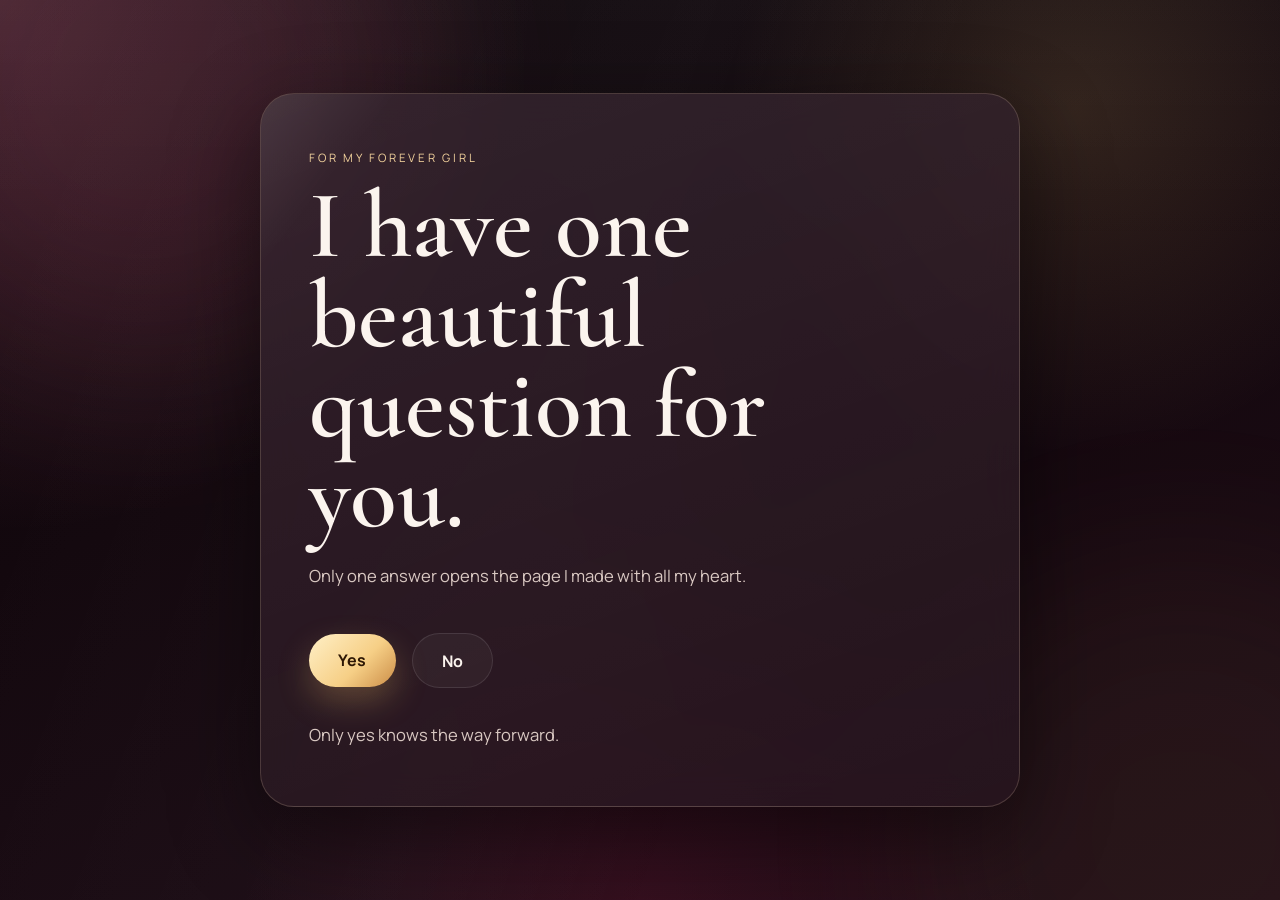
<file: index.html>
<!DOCTYPE html>
<html lang="en">
<head>
  <meta charset="UTF-8">
  <meta name="viewport" content="width=device-width, initial-scale=1.0">
  <title>One Question</title>
  <link rel="preconnect" href="https://fonts.googleapis.com">
  <link rel="preconnect" href="https://fonts.gstatic.com" crossorigin>
  <link href="https://fonts.googleapis.com/css2?family=Cormorant+Garamond:wght@500;600;700&family=Manrope:wght@400;500;600;700&display=swap" rel="stylesheet">
  <link rel="stylesheet" href="front.css">
</head>
<body>
  <div class="page-glow page-glow--left" aria-hidden="true"></div>
  <div class="page-glow page-glow--right" aria-hidden="true"></div>
  <div class="page-grain" aria-hidden="true"></div>
  <div class="particle-field" id="particleField" aria-hidden="true"></div>

  <main class="front-layout">
    <section class="front-card">
      <p class="eyebrow">For my forever girl</p>
      <h1>I have one beautiful question for you.</h1>
      <p class="lead">Only one answer opens the page I made with all my heart.</p>

      <div class="choice-stage">
        <a class="button button--primary" id="yesLink" href="proposal.html">Yes</a>
        <button class="button button--secondary button--no" id="noButton" type="button">No</button>
      </div>

      <p class="choice-hint" id="choiceHint">Only yes knows the way forward.</p>
    </section>
  </main>

  <script src="front.js"></script>
</body>
</html>
</file>
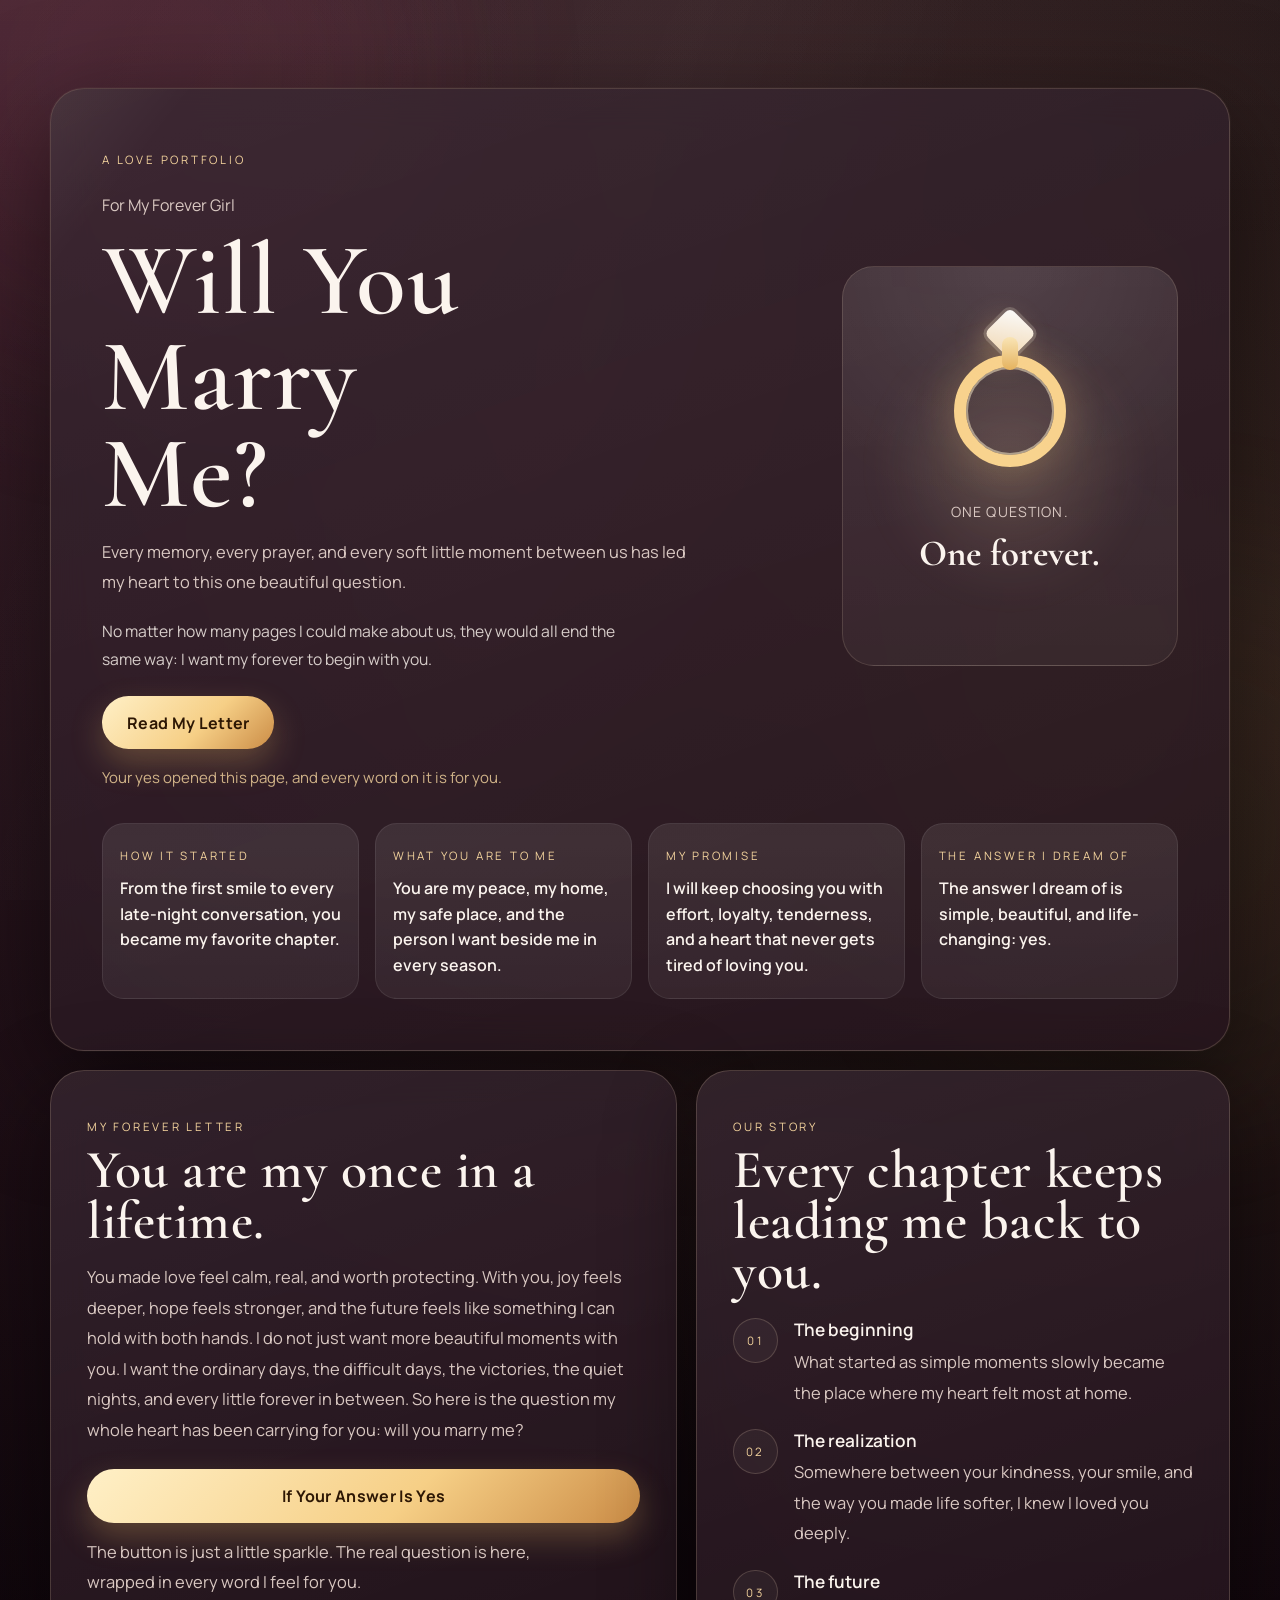
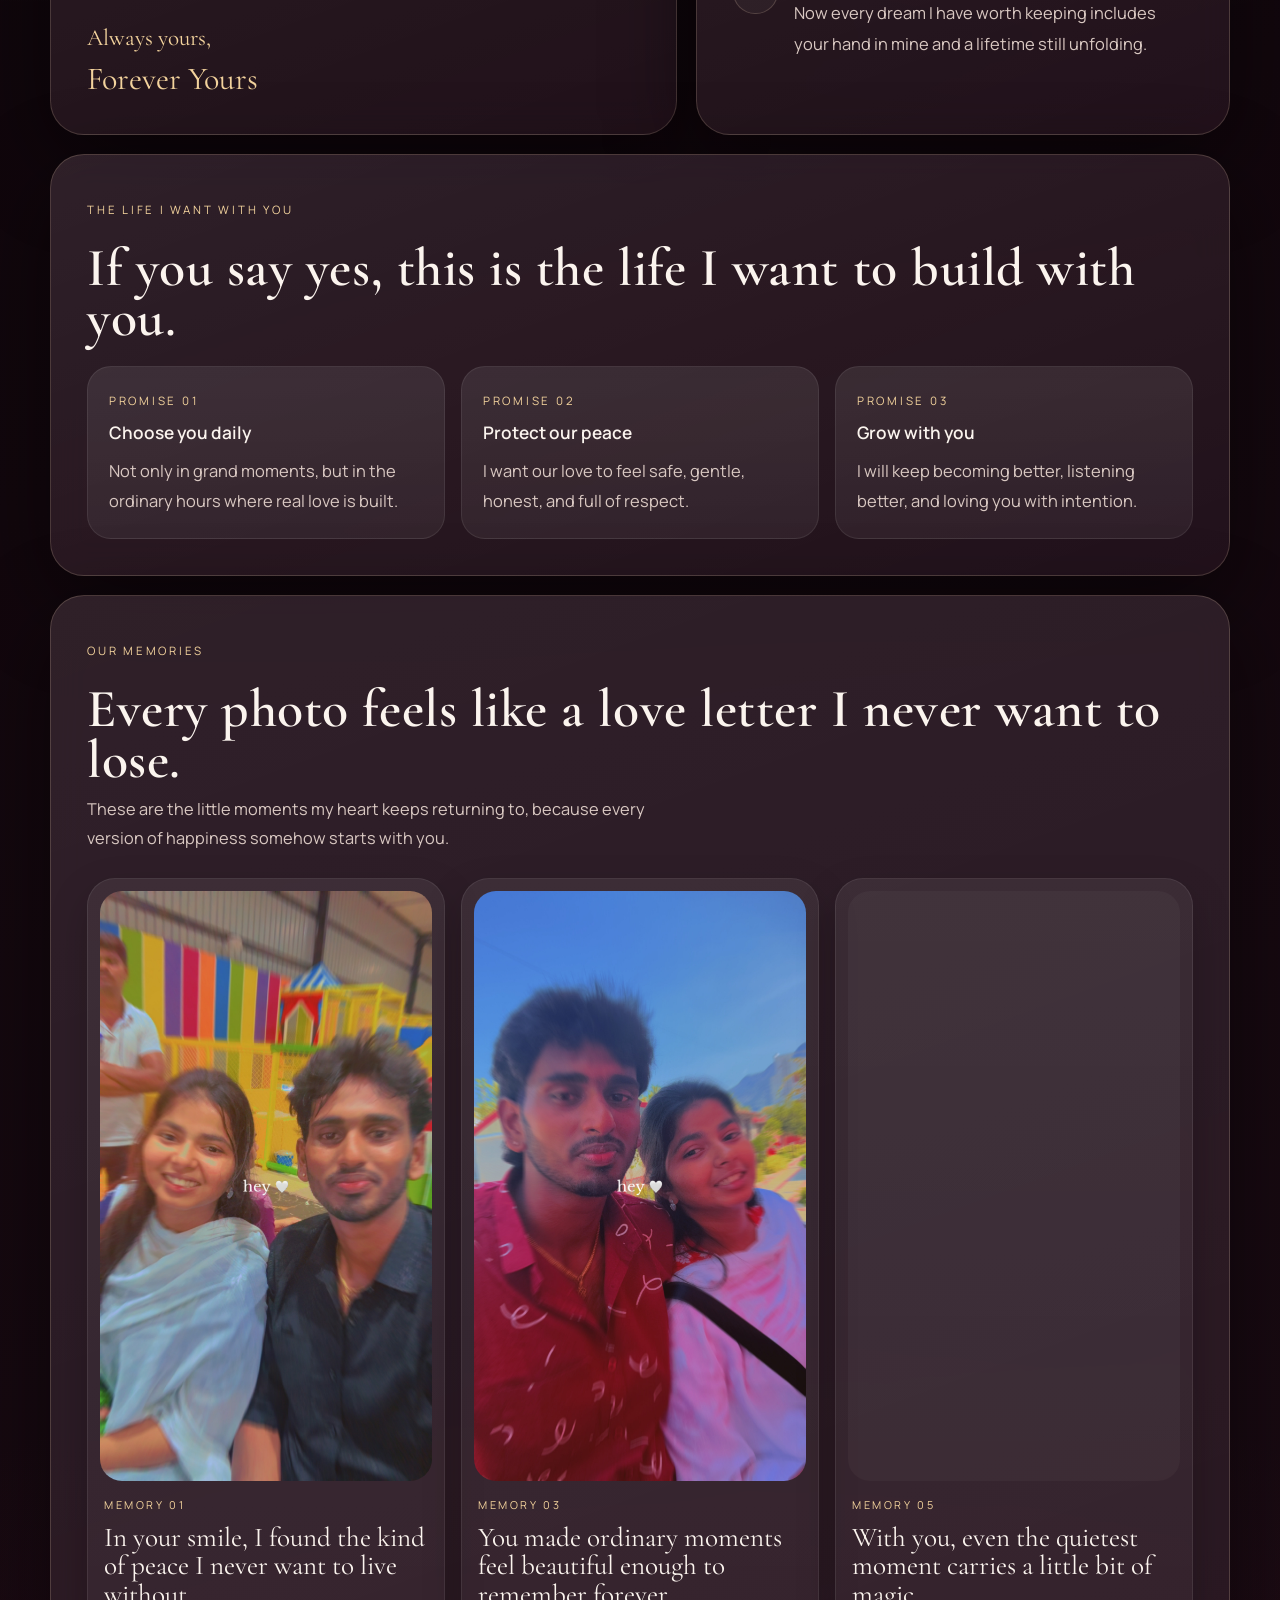
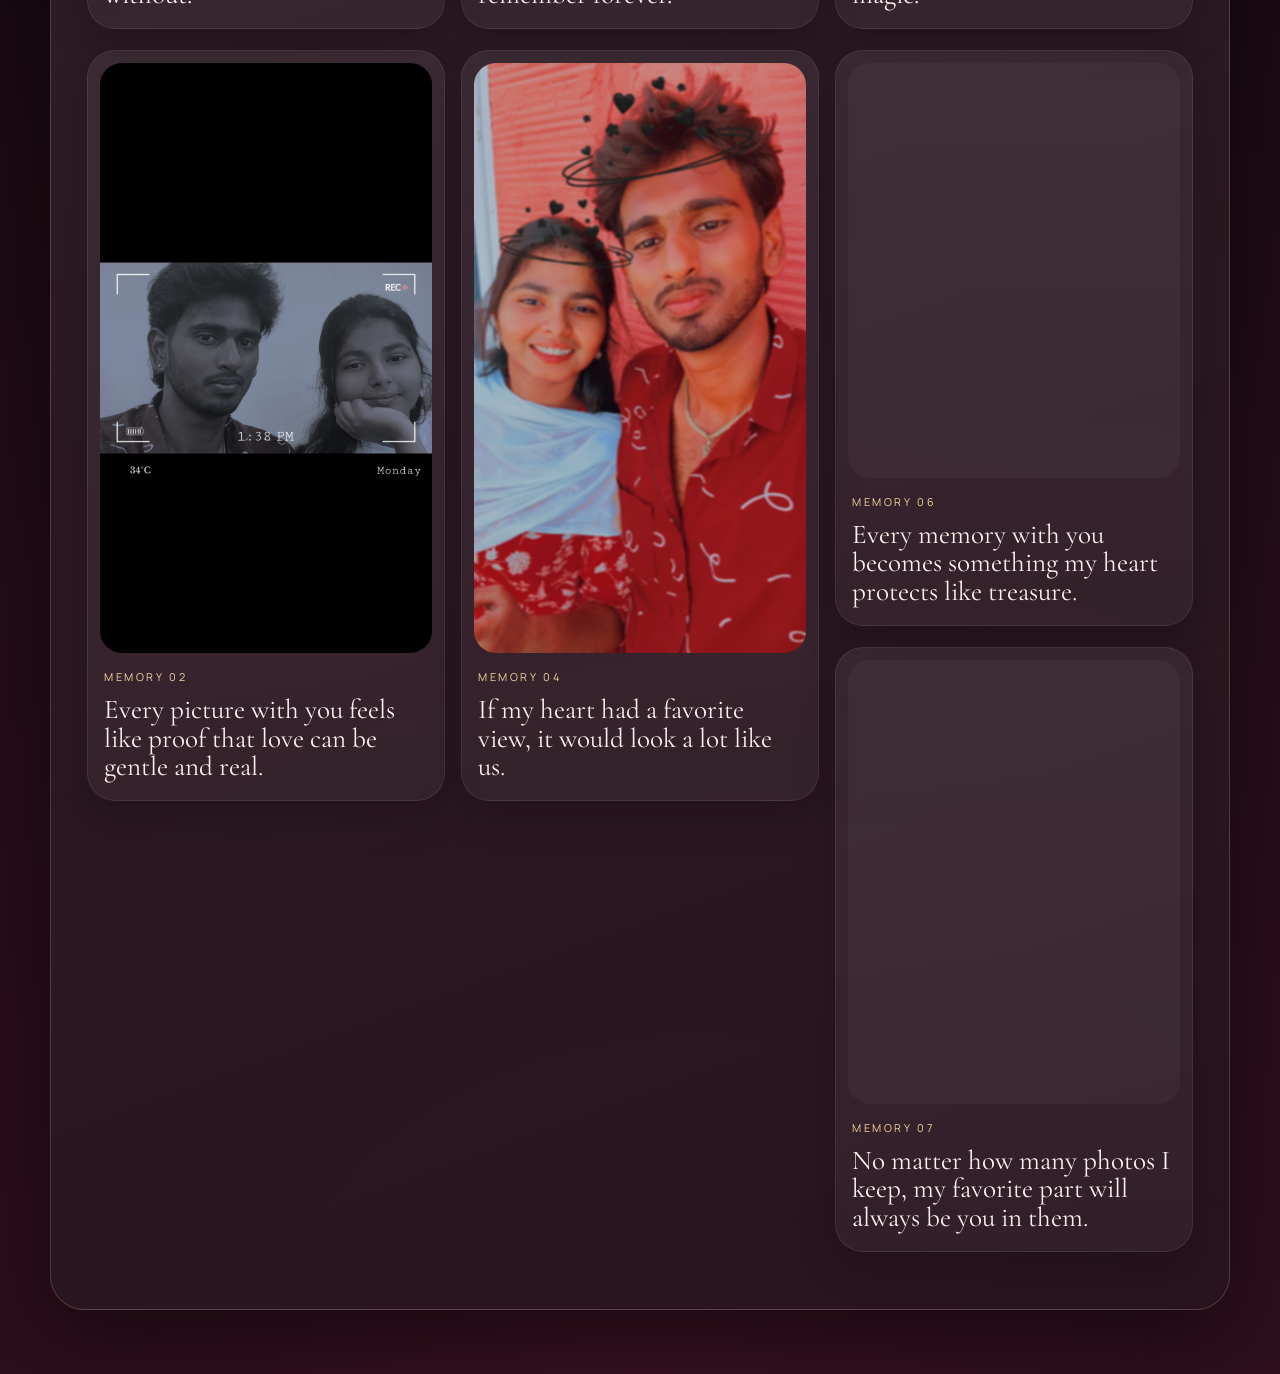
<file: proposal.html>
<!DOCTYPE html>
<html lang="en">
<head>
  <meta charset="UTF-8">
  <meta name="viewport" content="width=device-width, initial-scale=1.0">
  <title>Will You Marry Me?</title>
  <link rel="preconnect" href="https://fonts.googleapis.com">
  <link rel="preconnect" href="https://fonts.gstatic.com" crossorigin>
  <link href="https://fonts.googleapis.com/css2?family=Cormorant+Garamond:wght@500;600;700&family=Manrope:wght@400;500;600;700&display=swap" rel="stylesheet">
  <link rel="stylesheet" href="style.css">
</head>
<body>
  <div class="page-glow page-glow--left" aria-hidden="true"></div>
  <div class="page-glow page-glow--right" aria-hidden="true"></div>
  <div class="page-grain" aria-hidden="true"></div>
  <div class="particle-field" id="particleField" aria-hidden="true"></div>

  <main class="layout">
    <section class="hero-card" id="heroCard">
      <div class="hero-card__shine" aria-hidden="true"></div>

      <div class="hero-layout">
        <div class="hero-copy">
          <p class="eyebrow">A love portfolio</p>
          <p class="recipient">For <span data-field="recipient"></span></p>
          <h1 data-field="headline"></h1>
          <p class="lead" data-field="subheadline"></p>
          <p class="micro-promise" data-field="microPromise"></p>

          <div class="cta-row">
            <button class="button button--primary" id="readLetterButton" type="button">Read My Letter</button>
          </div>
          <p class="hero-note">Your yes opened this page, and every word on it is for you.</p>
        </div>

        <aside class="proposal-mark" aria-hidden="true">
          <div class="proposal-mark__halo"></div>
          <div class="proposal-ring">
            <span class="proposal-ring__diamond"></span>
          </div>
          <p>One question.</p>
          <strong>One forever.</strong>
        </aside>
      </div>

      <div class="details-grid">
        <article class="detail-tile">
          <span>How It Started</span>
          <strong data-field="detailOne"></strong>
        </article>
        <article class="detail-tile">
          <span>What You Are To Me</span>
          <strong data-field="detailTwo"></strong>
        </article>
        <article class="detail-tile">
          <span>My Promise</span>
          <strong data-field="detailThree"></strong>
        </article>
        <article class="detail-tile">
          <span>The Answer I Dream Of</span>
          <strong data-field="detailFour"></strong>
        </article>
      </div>
    </section>

    <section class="bottom-grid">
      <article class="glass-panel note-panel" id="notePanel">
        <p class="section-label">My forever letter</p>
        <h2 data-field="noteTitle"></h2>
        <p class="copy" data-field="noteBody"></p>

        <div class="answer-row">
          <button class="button button--primary button--small" id="celebrateYes" type="button">If Your Answer Is Yes</button>
          <p class="answer-status" id="answerStatus" data-field="answerStatus"></p>
        </div>

        <p class="signature">
          Always yours,
          <span data-field="signature"></span>
        </p>
      </article>

      <article class="glass-panel story-panel">
        <p class="section-label">Our story</p>
        <h2 data-field="storyTitle"></h2>
        <div class="story-list" id="storyList"></div>
      </article>
    </section>

    <section class="glass-panel promise-panel">
      <div class="promise-panel__header">
        <p class="section-label">The life I want with you</p>
        <h2 data-field="promiseTitle"></h2>
      </div>
      <div class="promise-list" id="promiseList"></div>
    </section>

    <section class="glass-panel memory-panel">
      <div class="memory-panel__header">
        <p class="section-label">Our memories</p>
        <h2 data-field="memoryTitle"></h2>
        <p class="memory-intro" data-field="memoryIntro"></p>
      </div>
      <div class="memory-grid" id="memoryGrid"></div>
    </section>
  </main>

  <script src="script.js"></script>
</body>
</html>
</file>
<file: front.css>
:root {
  --bg-deep: #090408;
  --panel: rgba(35, 17, 27, 0.76);
  --border: rgba(255, 227, 189, 0.18);
  --gold: #f3d39d;
  --text: #fbf4ee;
  --muted: #d9c8c2;
  --shadow: 0 28px 90px rgba(0, 0, 0, 0.48);
}

* {
  box-sizing: border-box;
}

body {
  margin: 0;
  min-height: 100vh;
  font-family: "Manrope", sans-serif;
  color: var(--text);
  background:
    radial-gradient(circle at top left, rgba(214, 115, 145, 0.26), transparent 34%),
    radial-gradient(circle at 84% 12%, rgba(246, 203, 122, 0.14), transparent 26%),
    radial-gradient(circle at 50% 100%, rgba(129, 28, 62, 0.26), transparent 36%),
    linear-gradient(160deg, var(--bg-deep) 0%, #12070d 42%, #1f0d17 100%);
  overflow-x: hidden;
}

body::before {
  content: "";
  position: fixed;
  inset: 0;
  background:
    linear-gradient(110deg, transparent 0%, rgba(255, 255, 255, 0.03) 44%, transparent 61%),
    linear-gradient(180deg, rgba(255, 255, 255, 0.025), transparent 28%);
  pointer-events: none;
}

.page-grain {
  position: fixed;
  inset: 0;
  opacity: 0.09;
  background-image:
    linear-gradient(rgba(255, 255, 255, 0.07) 1px, transparent 1px),
    linear-gradient(90deg, rgba(255, 255, 255, 0.04) 1px, transparent 1px);
  background-size: 4px 4px, 4px 4px;
  mix-blend-mode: soft-light;
  pointer-events: none;
}

.page-glow {
  position: fixed;
  width: 36rem;
  height: 36rem;
  border-radius: 50%;
  filter: blur(92px);
  opacity: 0.26;
  pointer-events: none;
}

.page-glow--left {
  top: -13rem;
  left: -9rem;
  background: rgba(205, 89, 121, 0.42);
}

.page-glow--right {
  right: -12rem;
  bottom: -14rem;
  background: rgba(242, 195, 112, 0.2);
}

.particle-field {
  position: fixed;
  inset: 0;
  overflow: hidden;
  pointer-events: none;
}

.particle {
  position: absolute;
  width: var(--size);
  height: var(--size);
  left: var(--left);
  top: var(--top);
  border-radius: 999px;
  background:
    radial-gradient(circle at 35% 35%, rgba(255, 255, 255, 0.95), rgba(243, 211, 157, 0.44) 52%, transparent 76%);
  box-shadow: 0 0 16px rgba(243, 211, 157, 0.26);
  opacity: 0;
  animation: floatParticle var(--duration) ease-in-out infinite;
  animation-delay: var(--delay);
}

.front-layout {
  width: 100%;
  min-height: 100vh;
  display: flex;
  align-items: center;
  justify-content: center;
  padding: 1rem;
}

.front-card {
  position: relative;
  width: 100%;
  max-width: 760px;
  padding: 3.5rem 3rem;
  border-radius: 34px;
  border: 1px solid var(--border);
  background:
    linear-gradient(160deg, rgba(255, 255, 255, 0.08), rgba(255, 255, 255, 0.015)),
    var(--panel);
  backdrop-filter: blur(18px);
  -webkit-backdrop-filter: blur(18px);
  box-shadow: var(--shadow);
  overflow: hidden;
}

.front-card::before {
  content: "";
  position: absolute;
  inset: -24%;
  background: linear-gradient(120deg, transparent 36%, rgba(255, 255, 255, 0.12) 48%, transparent 58%);
  transform: translateX(-60%) rotate(8deg);
  animation: sweep 11s linear infinite;
  pointer-events: none;
}

.eyebrow {
  margin: 0;
  text-transform: uppercase;
  letter-spacing: 0.24em;
  font-size: 0.72rem;
  color: var(--gold);
}

.front-card h1 {
  margin: 1rem 0 0;
  max-width: 12ch;
  font-family: "Cormorant Garamond", serif;
  font-weight: 600;
  font-size: clamp(3.6rem, 8vw, 6rem);
  line-height: 0.94;
}

.lead,
.choice-hint {
  margin: 1.2rem 0 0;
  max-width: 38rem;
  color: var(--muted);
  font-size: 1.04rem;
  line-height: 1.85;
  overflow-wrap: anywhere;
}

.choice-stage {
  position: relative;
  display: flex;
  align-items: center;
  gap: 1rem;
  min-height: 5rem;
  margin-top: 1.8rem;
}

.button {
  appearance: none;
  border: none;
  border-radius: 999px;
  padding: 0.98rem 1.8rem;
  font: inherit;
  font-weight: 700;
  letter-spacing: 0.02em;
  text-decoration: none;
  cursor: pointer;
  transition:
    transform 220ms ease,
    box-shadow 220ms ease,
    background 220ms ease,
    color 220ms ease,
    opacity 220ms ease;
}

.button:hover {
  transform: translateY(-2px);
}

.button--primary {
  color: #2d1704;
  background: linear-gradient(135deg, #fff0c7, #f6cf86 58%, #cb8c46);
  box-shadow: 0 14px 32px rgba(232, 184, 102, 0.28);
}

.button--secondary {
  color: var(--text);
  background: rgba(255, 255, 255, 0.04);
  border: 1px solid rgba(255, 255, 255, 0.1);
}

.button--no {
  position: relative;
  will-change: transform;
  transform: translate(var(--no-x, 0px), var(--no-y, 0px)) rotate(var(--no-rotate, 0deg));
}

@keyframes sweep {
  0% {
    transform: translateX(-60%) rotate(8deg);
  }
  100% {
    transform: translateX(60%) rotate(8deg);
  }
}

@keyframes floatParticle {
  0%,
  100% {
    transform: translate3d(0, 0, 0) scale(0.78);
    opacity: 0;
  }
  22% {
    opacity: 0.56;
  }
  50% {
    transform: translate3d(24px, -34px, 0) scale(1);
    opacity: 0.78;
  }
  80% {
    opacity: 0.25;
  }
}

@media (max-width: 720px) {
  .front-card {
    max-width: 22rem;
    padding: 2rem 1.5rem;
    border-radius: 26px;
  }

  .front-card h1 {
    font-size: clamp(2.45rem, 12.5vw, 3.8rem);
    max-width: 8ch;
  }

  .choice-stage {
    flex-wrap: wrap;
    max-width: 18rem;
  }

  .lead,
  .choice-hint {
    max-width: 18rem;
    font-size: 0.98rem;
    line-height: 1.7;
  }
}
</file>
<file: style.css>
:root {
  --bg-deep: #090408;
  --bg-mid: #170c14;
  --panel: rgba(35, 17, 27, 0.76);
  --panel-strong: rgba(45, 20, 32, 0.9);
  --border: rgba(255, 227, 189, 0.18);
  --border-strong: rgba(255, 220, 170, 0.28);
  --gold: #f3d39d;
  --gold-strong: #ffd78e;
  --rose: #cf7e98;
  --rose-strong: #f0a0b6;
  --text: #fbf4ee;
  --muted: #d9c8c2;
  --shadow: 0 28px 90px rgba(0, 0, 0, 0.48);
}

* {
  box-sizing: border-box;
}

html {
  scroll-behavior: smooth;
}

body {
  margin: 0;
  min-height: 100vh;
  font-family: "Manrope", sans-serif;
  color: var(--text);
  background:
    radial-gradient(circle at top left, rgba(214, 115, 145, 0.26), transparent 34%),
    radial-gradient(circle at 84% 12%, rgba(246, 203, 122, 0.14), transparent 26%),
    radial-gradient(circle at 50% 100%, rgba(129, 28, 62, 0.26), transparent 36%),
    linear-gradient(160deg, var(--bg-deep) 0%, #12070d 42%, #1f0d17 100%);
  overflow-x: hidden;
}

body::before {
  content: "";
  position: fixed;
  inset: 0;
  background:
    linear-gradient(110deg, transparent 0%, rgba(255, 255, 255, 0.03) 44%, transparent 61%),
    linear-gradient(180deg, rgba(255, 255, 255, 0.025), transparent 28%);
  pointer-events: none;
}

.page-grain {
  position: fixed;
  inset: 0;
  opacity: 0.09;
  background-image:
    linear-gradient(rgba(255, 255, 255, 0.07) 1px, transparent 1px),
    linear-gradient(90deg, rgba(255, 255, 255, 0.04) 1px, transparent 1px);
  background-size: 4px 4px, 4px 4px;
  mix-blend-mode: soft-light;
  pointer-events: none;
}

.page-glow {
  position: fixed;
  width: 36rem;
  height: 36rem;
  border-radius: 50%;
  filter: blur(92px);
  opacity: 0.26;
  pointer-events: none;
}

.page-glow--left {
  top: -13rem;
  left: -9rem;
  background: rgba(205, 89, 121, 0.42);
}

.page-glow--right {
  right: -12rem;
  bottom: -14rem;
  background: rgba(242, 195, 112, 0.2);
}

.particle-field {
  position: fixed;
  inset: 0;
  overflow: hidden;
  pointer-events: none;
}

.particle {
  position: absolute;
  width: var(--size);
  height: var(--size);
  left: var(--left);
  top: var(--top);
  border-radius: 999px;
  background:
    radial-gradient(circle at 35% 35%, rgba(255, 255, 255, 0.95), rgba(243, 211, 157, 0.44) 52%, transparent 76%);
  box-shadow: 0 0 16px rgba(243, 211, 157, 0.26);
  opacity: 0;
  animation: floatParticle var(--duration) ease-in-out infinite;
  animation-delay: var(--delay);
}

.burst {
  position: absolute;
  width: 12px;
  height: 12px;
  border-radius: 999px;
  background:
    radial-gradient(circle at 30% 30%, rgba(255, 255, 255, 0.95), rgba(255, 215, 149, 0.75) 45%, rgba(255, 150, 180, 0.32) 70%, transparent 76%);
  left: var(--origin-x);
  top: var(--origin-y);
  transform: translate(-50%, -50%);
  opacity: 0;
  animation: burstAway 1050ms cubic-bezier(0.2, 0.9, 0.2, 1) forwards;
}

.layout {
  position: relative;
  width: calc(100% - 2rem);
  max-width: 1180px;
  margin: 0 auto;
  padding: 5.5rem 0 4rem;
}

.hero-card,
.glass-panel {
  position: relative;
  border-radius: 34px;
  border: 1px solid var(--border);
  background:
    linear-gradient(160deg, rgba(255, 255, 255, 0.08), rgba(255, 255, 255, 0.015)),
    var(--panel);
  backdrop-filter: blur(18px);
  -webkit-backdrop-filter: blur(18px);
  box-shadow: var(--shadow);
  overflow: hidden;
}

.hero-card {
  padding: 3.2rem;
  transform: translateY(26px) scale(0.987);
  opacity: 0;
  animation: cardIn 950ms 100ms cubic-bezier(0.22, 1, 0.36, 1) forwards;
}

.hero-card__shine {
  position: absolute;
  inset: -24%;
  background: linear-gradient(120deg, transparent 36%, rgba(255, 255, 255, 0.12) 48%, transparent 58%);
  transform: translateX(-60%) rotate(8deg);
  animation: sweep 11s linear infinite;
  pointer-events: none;
}

.hero-layout {
  display: grid;
  grid-template-columns: 1.15fr 0.85fr;
  gap: 2rem;
  align-items: center;
}

.hero-copy {
  display: grid;
  gap: 1rem;
}

.eyebrow,
.section-label,
.detail-tile span,
.story-index,
.promise-card span {
  text-transform: uppercase;
  letter-spacing: 0.24em;
  font-size: 0.72rem;
  color: var(--gold);
}

.recipient {
  margin: 0;
  color: var(--muted);
  font-size: 1rem;
}

.hero-card h1,
.glass-panel h2 {
  margin: 0;
  font-family: "Cormorant Garamond", serif;
  font-weight: 600;
  line-height: 0.94;
  letter-spacing: 0.01em;
}

.hero-card h1 {
  max-width: 8ch;
  font-size: clamp(4rem, 8vw, 7rem);
}

.lead,
.copy,
.story-copy p,
.promise-card p,
.answer-status {
  margin: 0;
  color: var(--muted);
  font-size: 1.03rem;
  line-height: 1.85;
  overflow-wrap: anywhere;
}

.lead {
  max-width: 60ch;
}

.micro-promise {
  margin: 0.2rem 0 0;
  max-width: 55ch;
  color: rgba(251, 244, 238, 0.82);
  font-size: 0.98rem;
  line-height: 1.8;
}

.proposal-mark {
  position: relative;
  justify-self: end;
  width: 100%;
  max-width: 21rem;
  min-height: 25rem;
  display: grid;
  place-items: center;
  align-content: center;
  gap: 0.6rem;
  padding: 2rem;
  border-radius: 32px;
  background:
    radial-gradient(circle at top, rgba(255, 255, 255, 0.08), transparent 58%),
    linear-gradient(180deg, rgba(255, 255, 255, 0.05), rgba(255, 255, 255, 0.01)),
    rgba(255, 255, 255, 0.03);
  border: 1px solid rgba(255, 227, 189, 0.14);
}

.proposal-mark__halo {
  position: absolute;
  width: 18rem;
  height: 18rem;
  border-radius: 50%;
  background: radial-gradient(circle, rgba(255, 224, 176, 0.18), transparent 64%);
  filter: blur(18px);
  animation: haloPulse 5.5s ease-in-out infinite;
}

.proposal-ring {
  position: relative;
  width: 7rem;
  height: 7rem;
  border-radius: 50%;
  border: 12px solid rgba(255, 217, 145, 0.96);
  box-shadow:
    inset 0 0 0 2px rgba(255, 243, 208, 0.5),
    0 0 40px rgba(255, 208, 117, 0.22);
  animation: ringFloat 4.8s ease-in-out infinite;
}

.proposal-ring::after {
  content: "";
  position: absolute;
  left: 50%;
  top: -1.9rem;
  width: 1rem;
  height: 2.1rem;
  border-radius: 999px;
  background: linear-gradient(180deg, #f9e4b5, #e5b35f);
  transform: translateX(-50%);
}

.proposal-ring__diamond {
  position: absolute;
  left: 50%;
  top: -3.25rem;
  width: 2.3rem;
  height: 2.3rem;
  background: linear-gradient(145deg, rgba(255, 255, 255, 0.98), rgba(255, 228, 186, 0.92));
  transform: translateX(-50%) rotate(45deg);
  border-radius: 0.4rem;
  box-shadow:
    0 0 0 3px rgba(255, 243, 217, 0.2),
    0 10px 28px rgba(255, 213, 140, 0.28);
}

.proposal-mark p,
.proposal-mark strong {
  position: relative;
  margin: 0;
  z-index: 1;
}

.proposal-mark p {
  margin-top: 1.6rem;
  color: var(--muted);
  letter-spacing: 0.08em;
  text-transform: uppercase;
  font-size: 0.88rem;
}

.proposal-mark strong {
  font-family: "Cormorant Garamond", serif;
  font-size: 2.3rem;
  color: var(--text);
}

.cta-row {
  display: flex;
  flex-wrap: wrap;
  gap: 1rem;
  margin-top: 0.4rem;
}

.hero-note {
  margin: 0;
  color: rgba(243, 211, 157, 0.82);
  font-size: 0.94rem;
  line-height: 1.7;
}

.button {
  appearance: none;
  border: none;
  border-radius: 999px;
  padding: 0.98rem 1.55rem;
  font: inherit;
  font-weight: 700;
  letter-spacing: 0.02em;
  cursor: pointer;
  transition:
    transform 220ms ease,
    box-shadow 220ms ease,
    background 220ms ease,
    color 220ms ease,
    border-color 220ms ease;
}

.button:hover {
  transform: translateY(-2px);
}

.button--primary {
  color: #2d1704;
  background: linear-gradient(135deg, #fff0c7, #f6cf86 58%, #cb8c46);
  box-shadow: 0 14px 32px rgba(232, 184, 102, 0.28);
}

.button--secondary {
  color: var(--text);
  background: rgba(255, 255, 255, 0.04);
  border: 1px solid rgba(255, 255, 255, 0.1);
}

.button--small {
  padding-inline: 1.3rem;
}

.details-grid {
  margin-top: 2rem;
  display: grid;
  grid-template-columns: repeat(4, minmax(0, 1fr));
  gap: 1rem;
}

.detail-tile {
  padding: 1.2rem 1.05rem;
  border-radius: 22px;
  border: 1px solid rgba(255, 255, 255, 0.08);
  background:
    linear-gradient(180deg, rgba(255, 255, 255, 0.03), rgba(255, 255, 255, 0.015)),
    rgba(255, 255, 255, 0.03);
}

.detail-tile strong {
  display: block;
  margin-top: 0.7rem;
  font-size: 1rem;
  line-height: 1.6;
  font-weight: 600;
}

.bottom-grid {
  display: grid;
  grid-template-columns: 1.08fr 0.92fr;
  gap: 1.2rem;
  margin-top: 1.2rem;
}

.glass-panel {
  padding: 2.25rem;
}

.note-panel {
  transition: box-shadow 520ms ease, border-color 520ms ease;
}

.glass-panel h2 {
  margin-top: 0.45rem;
  font-size: clamp(2.3rem, 4.2vw, 3.5rem);
}

.copy {
  margin-top: 1rem;
  max-width: 60ch;
}

.answer-row {
  display: grid;
  gap: 0.9rem;
  margin-top: 1.5rem;
  align-items: start;
}

.answer-status {
  max-width: 48ch;
}

.signature {
  margin: 1.6rem 0 0;
  display: grid;
  gap: 0.45rem;
  color: var(--gold);
  font-family: "Cormorant Garamond", serif;
  font-size: 1.45rem;
}

.signature span {
  font-size: 2rem;
}

.story-panel {
  width: auto;
}

.story-list {
  display: grid;
  gap: 1.3rem;
  margin-top: 1.35rem;
}

.story-item {
  display: grid;
  grid-template-columns: auto 1fr;
  gap: 1rem;
  align-items: start;
}

.story-index {
  width: 2.8rem;
  height: 2.8rem;
  display: grid;
  place-items: center;
  border-radius: 50%;
  border: 1px solid rgba(255, 227, 189, 0.18);
  background: rgba(255, 255, 255, 0.04);
}

.story-copy {
  display: grid;
  gap: 0.35rem;
}

.story-copy h3,
.promise-card h3 {
  margin: 0;
  color: var(--text);
  font-size: 1.08rem;
  font-weight: 600;
}

.promise-panel {
  margin-top: 1.2rem;
}

.promise-panel__header {
  display: grid;
  gap: 0.4rem;
}

.promise-list {
  display: grid;
  grid-template-columns: repeat(3, minmax(0, 1fr));
  gap: 1rem;
  margin-top: 1.4rem;
}

.promise-card {
  padding: 1.3rem;
  border-radius: 24px;
  border: 1px solid rgba(255, 255, 255, 0.08);
  background:
    linear-gradient(180deg, rgba(255, 255, 255, 0.04), rgba(255, 255, 255, 0.015)),
    rgba(255, 255, 255, 0.03);
  transition: transform 220ms ease, border-color 220ms ease, box-shadow 220ms ease;
}

.promise-card:hover {
  transform: translateY(-2px);
  border-color: rgba(255, 227, 189, 0.18);
}

.promise-card h3 {
  margin-top: 0.7rem;
}

.promise-card p {
  margin-top: 0.75rem;
}

.memory-panel {
  margin-top: 1.2rem;
}

.memory-panel__header {
  display: grid;
  gap: 0.45rem;
}

.memory-intro {
  margin: 0.15rem 0 0;
  max-width: 60ch;
  color: var(--muted);
  font-size: 1.02rem;
  line-height: 1.8;
}

.memory-grid {
  column-count: 3;
  column-gap: 1rem;
  margin-top: 1.5rem;
}

.memory-card {
  display: inline-block;
  width: 100%;
  margin: 0 0 1rem;
  break-inside: avoid;
  border-radius: 28px;
  border: 1px solid rgba(255, 255, 255, 0.08);
  background:
    linear-gradient(180deg, rgba(255, 255, 255, 0.04), rgba(255, 255, 255, 0.015)),
    rgba(255, 255, 255, 0.03);
  overflow: hidden;
  box-shadow: 0 16px 40px rgba(0, 0, 0, 0.2);
}

.memory-card__frame {
  padding: 0.75rem 0.75rem 0;
}

.memory-card__image {
  display: block;
  width: 100%;
  height: auto;
  border-radius: 22px;
  background: rgba(255, 255, 255, 0.03);
}

.memory-card__caption {
  display: grid;
  gap: 0.75rem;
  padding: 1rem 1rem 1.15rem;
}

.memory-card__count {
  text-transform: uppercase;
  letter-spacing: 0.24em;
  font-size: 0.68rem;
  color: var(--gold);
}

.memory-card__caption blockquote {
  margin: 0;
  color: var(--text);
  font-family: "Cormorant Garamond", serif;
  font-size: 1.7rem;
  line-height: 1.05;
}

.hero-card {
  box-shadow:
    0 34px 110px rgba(0, 0, 0, 0.56),
    0 0 0 1px rgba(255, 227, 189, 0.04);
}

.detail-tile,
.promise-card {
  background:
    linear-gradient(180deg, rgba(255, 255, 255, 0.05), rgba(255, 255, 255, 0.02)),
    rgba(255, 255, 255, 0.04);
}

body.is-celebrating .proposal-mark__halo {
  animation-duration: 2.2s;
}

body.is-celebrating .proposal-ring,
body.is-celebrating .hero-card,
body.is-celebrating .note-panel,
body.is-celebrating .promise-card {
  border-color: var(--border-strong);
  box-shadow:
    0 0 0 1px rgba(255, 225, 170, 0.1),
    0 0 42px rgba(255, 205, 120, 0.12),
    0 24px 90px rgba(0, 0, 0, 0.48);
}

body.is-celebrating .answer-status {
  color: rgba(255, 244, 222, 0.95);
}

@keyframes cardIn {
  to {
    opacity: 1;
    transform: translateY(0) scale(1);
  }
}

@keyframes sweep {
  0% {
    transform: translateX(-60%) rotate(8deg);
  }
  100% {
    transform: translateX(60%) rotate(8deg);
  }
}

@keyframes haloPulse {
  0%,
  100% {
    transform: scale(0.92);
    opacity: 0.65;
  }
  50% {
    transform: scale(1.04);
    opacity: 1;
  }
}

@keyframes ringFloat {
  0%,
  100% {
    transform: translateY(0);
  }
  50% {
    transform: translateY(-10px);
  }
}

@keyframes floatParticle {
  0%,
  100% {
    transform: translate3d(0, 0, 0) scale(0.78);
    opacity: 0;
  }
  22% {
    opacity: 0.56;
  }
  50% {
    transform: translate3d(24px, -34px, 0) scale(1);
    opacity: 0.78;
  }
  80% {
    opacity: 0.25;
  }
}

@keyframes burstAway {
  0% {
    opacity: 0;
    transform: translate(-50%, -50%) scale(0.4);
  }
  16% {
    opacity: 1;
  }
  100% {
    opacity: 0;
    transform: translate(calc(-50% + var(--x)), calc(-50% + var(--y))) scale(1.1);
  }
}

@media (max-width: 1040px) {
  .hero-layout {
    grid-template-columns: 1fr;
  }

  .proposal-mark {
    justify-self: stretch;
    width: 100%;
    min-height: 16rem;
  }

  .details-grid,
  .promise-list {
    grid-template-columns: repeat(2, minmax(0, 1fr));
  }

  .bottom-grid {
    grid-template-columns: 1fr;
  }

  .memory-grid {
    column-count: 2;
  }
}

@media (max-width: 720px) {
  .layout {
    width: calc(100% - 1rem);
    max-width: 22rem;
    padding-top: 3.5rem;
    padding-bottom: 2rem;
  }

  .hero-card,
  .glass-panel {
    border-radius: 26px;
  }

  .hero-card,
  .glass-panel {
    padding: 1.55rem;
  }

  .hero-card h1 {
    max-width: 100%;
    line-height: 1;
    font-size: clamp(2.5rem, 13vw, 4rem);
  }

  .proposal-mark {
    max-width: none;
    min-height: 14rem;
    padding: 1.4rem;
  }

  .details-grid,
  .promise-list {
    grid-template-columns: 1fr;
  }

  .memory-grid {
    column-count: 1;
  }

  .button {
    width: 100%;
  }

  .lead,
  .copy,
  .story-copy p,
  .promise-card p,
  .answer-status,
  .hero-note,
  .detail-tile strong,
  .memory-intro {
    max-width: 18rem;
    font-size: 0.98rem;
    line-height: 1.7;
  }

  .memory-card__caption blockquote {
    font-size: 1.45rem;
  }

  .story-item {
    grid-template-columns: 1fr;
  }
}

@media (prefers-reduced-motion: reduce) {
  html {
    scroll-behavior: auto;
  }

  *,
  *::before,
  *::after {
    animation: none !important;
    transition: none !important;
  }

}
</file>
